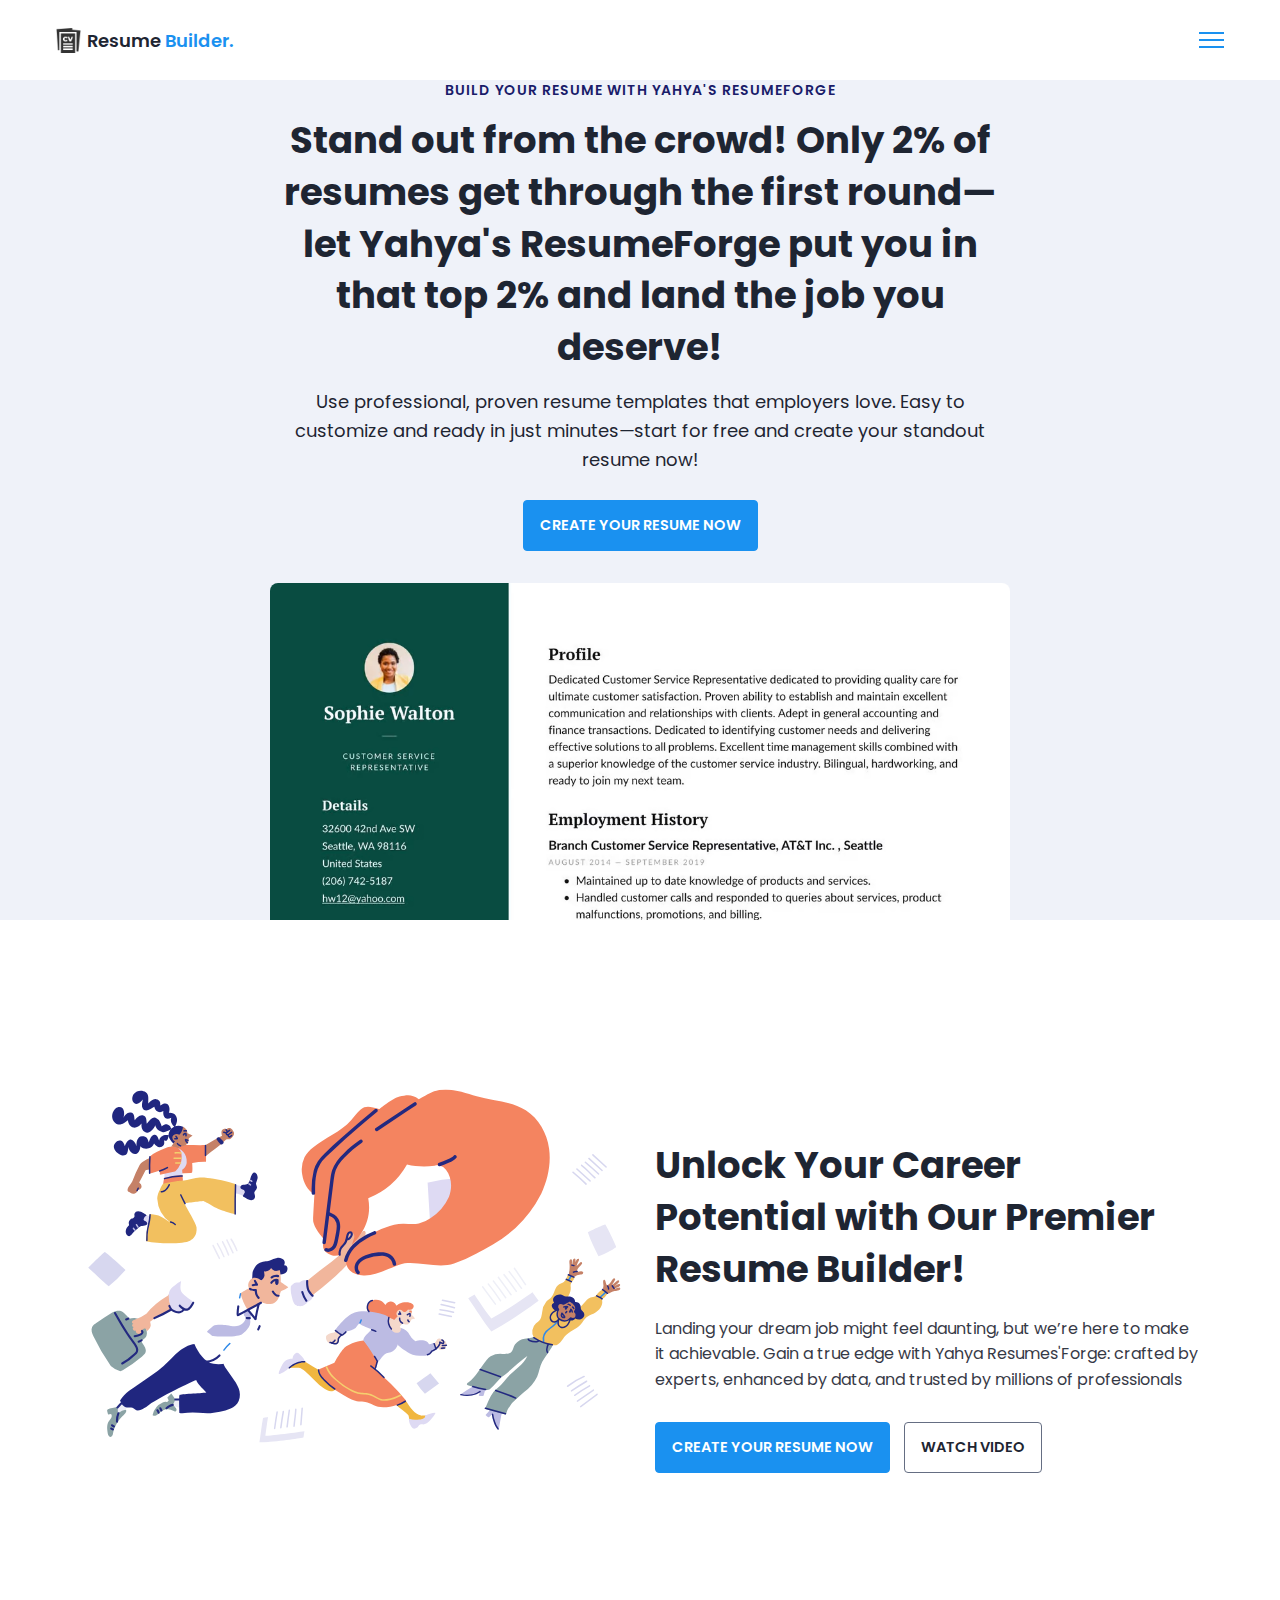
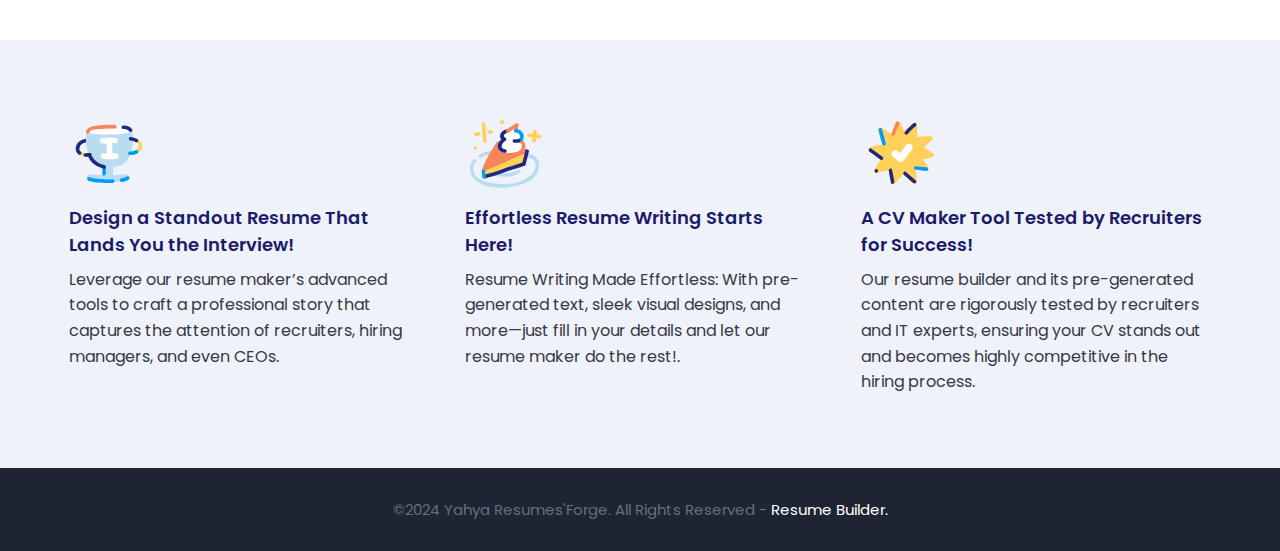
<file: index.html>
<!DOCTYPE html>
<html>
    <head>
        <meta charset="utf-8">
        <meta http-equiv="X-UA-Compatible" content="IE=edge">
        <title>Home Page</title>
        <meta name="description" content="">
        <meta name="viewport" content="width=device-width, initial-scale=1">
        <link rel="stylesheet" href="./style.css">
    </head>
    <body>

        <nav class = "navbar bg-white">
            <div class="container">
                <div class = "navbar-content">
                    <div class = "brand-and-toggler">
                        <a href = "index.html" class = "navbar-brand">
                            <img src = "./assests/curriculum-vitae (1).png" alt = "" class = "navbar-brand-icon">
                            <span class = "navbar-brand-text">Resume <span>Builder.</span>
                        </a>
                        <button type = "button" class = "navbar-toggler-btn">
                            <div class = "bars">
                                <div class = "bar"></div>
                                <div class = "bar"></div>
                                <div class = "bar"></div>
                            </div>
                        </button>
                    </div>
                </div>
            </div>
        </nav>

        <header class = "header bg-bright" id = "header">
            <div class = "container">
                <div class = "header-content text-center">
                    <h6 class = "text-uppercase text-blue-dark fs-14 fw-6 ls-1">Build your resume with Yahya's ResumeForge</h6>
                    <h1 class = "lg-title">Stand out from the crowd! Only 2% of resumes get through the first round—let Yahya's ResumeForge put you in that top 2% and land the job you deserve!</h1>
                    <p class = "text-dark fs-18">Use professional, proven resume templates that employers love. Easy to customize and ready in just minutes—start for free and create your standout resume now!</p>
                    <a href = "resume.html" class = "btn btn-primary text-uppercase">Create Your Resume Now</a>
                    <img src = "./assests/dublin-resume-templates.avif">
                </div>
            </div>
        </header>

        <div class="section-one">
            <div class="container">
                <div class = "section-one-content">
                    <div class="section-one-l">
                        <img src = "./assests/visual-0c7080adf17f1f207276f613447c924f667dab34b7ac415cd7ef653172defd0b.svg">
                    </div>
                    <div class = "section-one-r text-center">
                        <h2 class = "lg-title">Unlock Your Career Potential with Our Premier Resume Builder!</h2>

                           
                        <p class = "text">Landing your dream job might feel daunting, but we’re here to make it achievable. Gain a true edge with Yahya Resumes'Forge: crafted by experts, enhanced by data, and trusted by millions of professionals</p>
                        <div class = "btn-group">
                            <a href = "resume.html" class = "btn btn-primary text-uppercase">Create Your Resume Now</a>
                            <a href = "#" class = "btn btn-secondary text-uppercase">watch video</a>
                        </div>
                    </div>
                </div>
            </div>
        </div>

        <div class = "section-two bg-bright">
            <div class="container">
                <div class="section-two-content">
                    <div class = "section-items">
                        <div class = "section-item">
                            <div class = "section-item-icon">
                                <img src = "./assests/feature-1-edf4481d69166ac81917d1e40e6597c8d61aa970ad44367ce78049bf830fbda5.svg" alt = "">
                            </div>
                            <h5 class = "section-item-title">Design a Standout Resume That Lands You the Interview!</h5>
                            <p class = "text">Leverage our resume maker’s advanced tools to craft a professional story that captures the attention of recruiters, hiring managers, and even CEOs.</p>
                        </div>

                        <div class = "section-item">
                            <div class = "section-item-icon">
                                <img src = "./assests/feature-2-a7a471bd973c02a55d1b3f8aff578cd3c9a4c5ac4fc74423d94ecc04aef3492b copy.svg" alt = "">
                            </div>
                            <h5 class = "section-item-title">Effortless Resume Writing Starts Here!</h5>
                            <p class = "text">Resume Writing Made Effortless: With pre-generated text, sleek visual designs, and more—just fill in your details and let our resume maker do the rest!.</p>
                        </div>

                        <div class = "section-item">
                            <div class = "section-item-icon">
                                <img src = "./assests/feature-3-4e87a82f83e260488c36f8105e26f439fdc3ee5009372bb5e12d9421f32eabdd.svg" alt = "">
                            </div>
                            <h5 class = "section-item-title">A CV Maker Tool Tested by Recruiters for Success!</h5>
                            <p class = "text">Our resume builder and its pre-generated content are rigorously tested by recruiters and IT experts, ensuring your CV stands out and becomes highly competitive in the hiring process.</p>
                        </div>
                    </div>
                </div>
            </div>
        </div>

        <footer class = "footer bg-dark">
            <div class="container">
                <div class = "footer-content text-center">
                    <p class="fs-15">&copy;2024 Yahya Resumes'Forge. All Rights Reserved - <span>Resume Builder.</span></p>
                </div>
            </div>
        </footer>
        
    </body>
</html>
</file>
<file: style.css>
@import url('https://fonts.googleapis.com/css2?family=Manrope:wght@200;300;400;500;600;700;800&family=Poppins:ital,wght@0,100;0,200;0,300;0,400;0,500;0,600;0,700;0,800;0,900;1,100;1,200;1,300;1,400;1,500;1,600;1,700;1,800;1,900&display=swap');

:root{
    --clr-blue: #1A91F0;
    --clr-blue-mid: #1170CD;
    --clr-blue-dark: #1A1C6A;
    --clr-white: #fff;
    --clr-bright: #EFF2F9;
    --clr-dark: #1e2532;
    --clr-black: #000;
    --clr-grey: #656e83;
    --clr-green: #084C41;
    --font-poppins: 'Poppins', sans-serif;
    --font-manrope: 'Manrope', sans-serif;;
    --transition: all 300ms ease-in-out;
}

*{
    padding: 0;
    margin: 0;
    box-sizing: border-box;
}

html{
    font-size: 10px;
}

body{
    font-size: 1.6rem;
    font-family: var(--font-poppins);
}

button{
    border: none;
    background-color: transparent;
    outline: 0;
    cursor: pointer;
    font-family: inherit;
}

img{
    width: 100%;
    display: block;
}

a{
    text-decoration: none;
}

/* fonts */
.font-poppins{font-family: var(--font-poppins);}
.font-manrope{font-family: var(--font-manrope);}

/* text colors */
.text-blue{color: var(--clr-blue);}
.text-blue-mid{color: var(--clr-blue-mid);}
.text-blue-dark{color: var(--clr-blue-dark);}
.text-bright{color: var(--clr-bright);}
.text-dark{color: var(--clr-dark);}
.text-grey{color: var(--clr-grey);}
.text-white{color: var(--clr-white);}

/* backgrounds */
.bg-blue{background-color: var(--clr-blue);}
.bg-blue-mid{background-color: var(--clr-blue-mid);}
.bg-blue-dark{background-color: var(--clr-blue-dark);}
.bg-bright{background-color: var(--clr-bright);}
.bg-dark{background-color: var(--clr-dark);}
.bg-grey{background-color: var(--clr-grey);}
.bg-white{background-color: var(--clr-white);}
.bg-black{background-color: var(--clr-black);}
.bg-green{background-color: var(--clr-green);}

.text-center{ text-align: center;}
.text-left{text-align: left;}
.text-right{text-align: right;}
.text-uppercase{text-transform: uppercase;}
.text-lowercase{text-transform: lowercase;}
.text-capitalize{text-transform: capitalize;}
.text{
    color: var(--clr-dark);
    opacity: 0.9;
    margin: 2rem 0;
    line-height: 1.6;
}

.fw-2{font-weight: 200;}
.fw-3{font-weight: 300;}
.fw-4{font-weight: 400;}
.fw-5{font-weight: 500;}
.fw-6{font-weight: 600;}
.fw-7{font-weight: 700;}
.fw-8{font-weight: 800;}

.fs-13{font-size: 13px;}
.fs-14{font-size: 14px;}
.fs-15{font-size: 15px;}
.fs-16{font-size: 16px;}
.fs-17{font-size: 17px;}
.fs-18{font-size: 18px;}
.fs-19{font-size: 19px;}
.fs-20{font-size: 20px;}
.fs-21{font-size: 21px;}
.fs-22{font-size: 22px;}
.fs-23{font-size: 23px;}
.fs-24{font-size: 24px;}
.fs-25{font-size: 25px;}

.ls-1{letter-spacing: 1px;}
.ls-2{letter-spacing: 2px;}

.container{
    max-width: 1200px;
    margin: 0 auto;
    padding: 0 1.6rem;
}

/* bars button */
.bars{
    display: flex;
    flex-direction: column;
    justify-content: space-between;
    height: 16.5px;
    width: 25px;
}
.bars .bar{
    width: 100%;
    height: 2px;
    background-color: var(--clr-blue);
    transition: var(--transition);
}

.bars:hover .bar{
    background-color: var(--clr-dark);
}

/* buttons */
.btn{
    font-size: 14.5px;
    font-weight: 600;
    padding: 1.4rem 1.6rem;
    border-radius: 4px;
    display: inline-block;
}

.btn-primary{
    background-color: var(--clr-blue);
    color: var(--clr-white);
    border: 1px solid var(--clr-blue);
    transition: var(--transition);
}

.btn-primary:hover{
    background-color: transparent;
    color: var(--clr-dark);
    border-color: var(--clr-grey);
}

.btn-secondary{
    background-color: transparent;
    color: var(--clr-dark);
    border: 1px solid var(--clr-grey);
    transition: var(--transition);
}

.btn-secondary:hover{
    background-color: var(--clr-blue);
    color: var(--clr-white);
    border-color: var(--clr-blue);
}

.btn-group button:first-child, .btn-group a:first-child{
    margin-right: 1rem!important;
}

/* navbar part */
.navbar{
    height: 80px;
    display: flex;
    align-items: center;
    box-shadow: rgba(0, 0, 0, 0.08) 0px 3px 8px;
}

.navbar .container{
    width: 100%;
}

.navbar-brand{
    display: flex;
    align-items: center;
    justify-content: flex-start;
    font-size: 1.8rem;
}
.navbar-brand-text{
    color: var(--clr-dark);
    font-weight: 600;
}
.navbar-brand-text span{
    color: var(--clr-blue);
}
.navbar-brand-icon{
    width: 25px;
    margin-right: 6px;
    opacity: 0.8;
}
.brand-and-toggler{
    display: flex;
    align-items: center;
    justify-content: space-between;
}
.header{
    min-height: calc(100vh - 80px);
    display: flex;
    flex-direction: column;
    align-items: center;
    justify-content: center;
}
.header-content{
    max-width: 740px;
    margin-right: auto;
    margin-left: auto;
}
.header-content img{
    max-width: 760px;
    border-top-right-radius: 8px;
    border-top-left-radius: 8px;
    margin-top: 3.2rem;
}
.lg-title{
    margin: 1.4rem 0;
    font-size: 37px;
    line-height: 1.4;
    color: var(--clr-dark);
}
.header-content p{
    margin-bottom: 2.6rem;
    line-height: 1.6;
}


/* section one */
.section-one{
    padding: 64px 0;
    min-height: 80vh;
    display: flex;
    align-items: center;
}
.section-one-l img{
    max-width: 545px;
    margin-right: auto;
    margin-left: auto;
}
.section-one-r{
    margin-top: 4rem;
}

.section-one .btn-group{
    margin-top: 2rem;
}
.section-one-r{
    max-width: 545px;
    margin-right: auto;
    margin-left: auto;
}
.section-one-r .btn-group{
    margin-top: 3rem;
}

/* section two */
.section-two{
    padding: 64px 0;
}
.section-two .section-items{
    display: grid;
    gap: 2rem;
}

.section-two .section-item{
    max-width: 350px;
    text-align: center;
    margin-right: auto;
    margin-left: auto;
}
.section-two .section-item-icon{
    margin: 1rem 0;
}
.section-two .section-item-icon img{
    width: 80px;
    margin-right: auto;
    margin-left: auto;
}
.section-two .section-item-title{
    color: var(--clr-blue-dark);
    font-size: 1.8rem;
    font-weight: 600;
}
.section-two .text{
    margin: 0.9rem 0;
}

/* footer */
.footer{
    padding: 3rem 0;
}
.footer-content p{
    color: var(--clr-grey);
}
.footer-content p span{
    color: var(--clr-white);
}

/* media queries */
@media screen and (min-width: 768px){
    .section-two .section-items{
        grid-template-columns: repeat(2, 1fr);
    }
}

@media screen and (min-width: 992px){
    .section-one-content{
        display: grid;
        grid-template-columns: repeat(2, 1fr);
        column-gap: 3rem;
    }
    .section-one-r{
        text-align: left;
    }
    .section-two .section-items{
        grid-template-columns: repeat(3, 1fr);
    }
    .section-two .section-item{
        text-align: left;
    }
    .section-two .section-item-icon img{
        margin-left: 0;
    }
}



/* resume page */
#about-sc{
    padding: 64px 0;
}

.cv-form-row-title{
   
    background-color: var(--clr-dark);
    padding: 0.8rem 1.6rem;
    margin-bottom: 2rem;
   
}

.cv-form-row-title h3{
    display: flex;
    justify-content: center;
    color: var(--clr-white);
    font-weight: 500;
    text-transform: uppercase;
    letter-spacing: 1.5px;
    font-size: 1.7rem;
}
.cv-form-blk{
    margin: 3rem 0;
}
.cv-form-row{
    padding: 3rem 2rem 0 2rem;
    border: 1px solid rgba(0, 0, 0, 0.08);
    margin-bottom: 1rem;
    position: relative;
}
textarea{
    resize: none;
}
.form-elem{
    margin-bottom: 3rem;
    position: relative;
}
.form-label{
    display: block;
    font-weight: 600;
    font-size: 14px;
    color: var(--clr-dark);
    margin-bottom: 0.5rem;
}
.form-control{
    border-radius: none;
    border: 1px solid rgba(0, 0, 0, 0.1);
    font-size: 14px;
    padding: 0.8rem 1.6rem;
    font-family: inherit;
    width: 100%;
    outline: 0;
    transition: var(--transition);
}

.form-control:focus{
    border-color: rgba(0, 0, 0, 0.3);
}
.form-text{
    color: #ca0b00;
    font-size: 12px;
    position: absolute;
    letter-spacing: 0.5px;
    top: calc(100% + 2px);
    left: 0;
    width: 100%;
}
.cols-3, .cols-2{
    display: grid;
}
.repeater-add-btn{
    width: 25px;
    height: 25px;
    background-color: var(--clr-blue-mid);
    font-size: 1.6rem;
    color: var(--clr-white);
    margin: 1rem 0;
}
.repeater-remove-btn{
    position: absolute;
    top: 10px;
    right: 10px;
    z-index: 999;
    width: 25px;
    height: 25px;
    border-radius: 50%;
    background-color: #ca0b00;
    color: var(--clr-white);
    font-size: 1.6rem;
}

/* preview section */
.preview-cnt{
    border-radius: 5px;
    display: grid;
    grid-template-columns: 32% auto;
    box-shadow: rgba(149, 157, 165, 0.2) 0px 8px 24px;
    overflow: hidden;
}

.preview-cnt-l{
    padding: 3rem 3rem 2rem 3rem;
}
.preview-cnt-r{
    padding: 3rem 3rem 3rem 4rem;
}
.preview-cnt-l .preview-blk:nth-child(1){
    text-align: center;
}
.preview-image{
    width: 120px;
    height: 120px;
    border-radius: 50%;
    overflow: hidden;
    margin-right: auto;
    margin-left: auto;
}
.preview-image img{
    width: 100%;
    height: 100%;
    object-fit: cover;
}
.preview-item-name{
    font-size: 2.4rem;
    font-weight: 600;
    margin: 1.8rem 0;
    position: relative;
}
.preview-item-name::after{
    position: absolute;
    content: "";
    bottom: -10px;
    width: 50px;
    height: 1.5px;
    background-color: rgba(255, 255, 255, 0.5);
    left: 50%;
    transform: translateX(-50%);
}
.preview-blk{
    padding: 1rem 0;
    margin-bottom: 1rem;
}
.preview-blk-title h3{
    text-transform: uppercase;
    letter-spacing: 0.5px;
    border-bottom: 0.5px solid rgba(0, 0, 0, 0.08);
    padding-bottom: 0.5rem;
}
.preview-blk-title{
    margin-bottom: 1rem;
}
.preview-blk-list .preview-item{
    font-size: 1.5rem;
    margin-bottom: 0.2rem;
    opacity: 0.95;
}
.preview-cnt-r .preview-blk-title{
    color: var(--clr-dark);
}
.preview-cnt-r .preview-blk-list .preview-item{
    margin-top: 1.8rem;
}

.achievements-items.preview-blk-list .preview-item span:first-child,
.educations-items.preview-blk-list .preview-item span:first-child,
.experiences-items.preview-blk-list .preview-item span:first-child{
    display: block;
    font-weight: 600;
    margin-bottom: 1rem;
    background-color: rgba(0, 0, 0, 0.03);
}

.educations-items.preview-blk-list .preview-item span:nth-child(2),
.experiences-items.preview-blk-list .preview-item span:nth-child(2){
    font-weight: 600;
    margin-right: 1rem;
}

.educations-items.preview-blk-list .preview-item span:nth-child(3),
.experiences-items.preview-blk-list .preview-item span:nth-child(3){
    font-style: italic;
    margin-right: 1rem;
}

.educations-items.preview-blk-list .preview-item span:nth-child(4),
.educations-items.preview-blk-list .preview-item span:nth-child(5),
.experiences-items.preview-blk-list .preview-item span:nth-child(4),
.experiences-items.preview-blk-list .preview-item span:nth-child(5){
    margin-right: 1rem;
    background-color: var(--clr-green);
    color: var(--clr-white);
    padding: 0 1rem;
    border-radius: 0.6rem;
}

.educations-items.preview-blk-list .preview-item span:nth-child(6),
.experiences-items.preview-blk-list .preview-item span:nth-child(6){
    font-size: 13.5px;
    display: block;
    opacity: 0.8;
    margin-top: 1rem;
}
.projects-items.preview-blk-list .preview-item span{
    display: block;
}

@media screen and (min-width: 768px){
    .cols-3{
        grid-template-columns: repeat(3, 1fr);
        column-gap: 2rem;
    }
    .cols-2{
        grid-template-columns: repeat(2, 1fr);
        column-gap: 2rem;
    }
}

@media screen and (min-width: 992px){
    .cv-form-row{
        padding: 3rem 3rem 0rem 3rem;
    }
    .cols-3{
        grid-template-columns: repeat(3, 1fr);
    }
}

.print-btn-sc{
    margin: 2rem 0 6rem 0;
}

/* print section */
@media print{
    body *{
        visibility: hidden;
    }

    .non_print_area{
        display: none;
    }

    .print_area, .print_area *{
        visibility: visible;
    }

    .print_area{
        width: 100%;
        position: absolute;
        left: 0;
        top: 0;
        overflow: hidden;
    }
}
</file>
